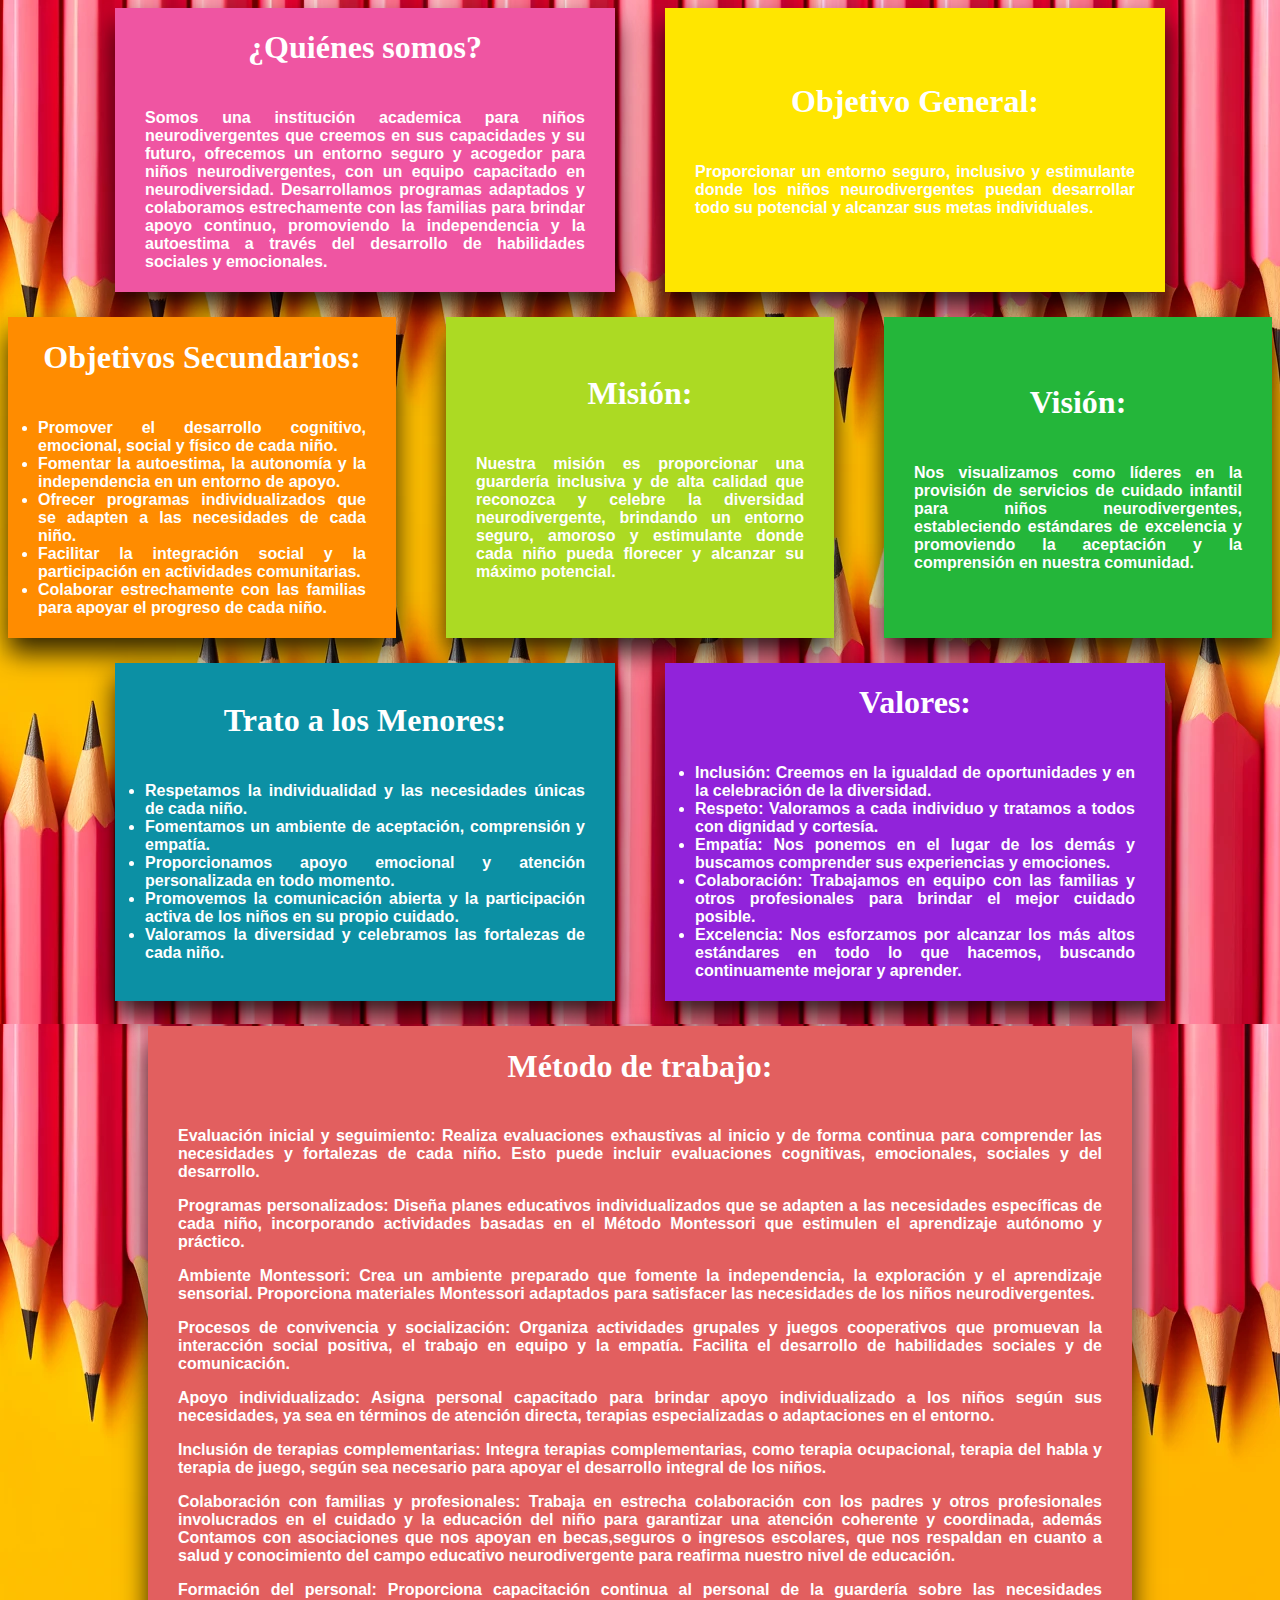
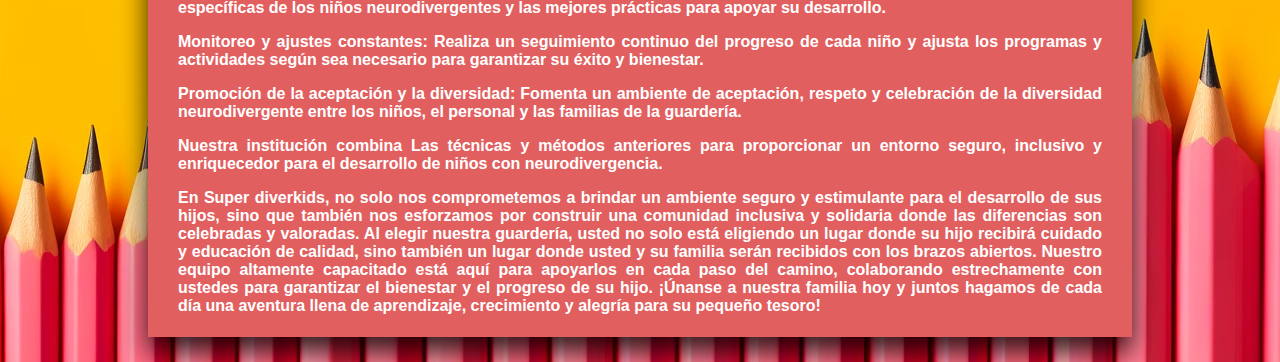
<file: Conocenos.html>
<!DOCTYPE html>
<html lang="en">
<head>
    <title>Conocenos - Super Diverkids</title>

    <link rel="stylesheet" type="text/css" href="conocenos.css">
    <link rel="shortcut icon" href="imagenes/sonrisa vertical.ico" type="image/x-icon">
</head>
<body background="imagenes/fondo1.webp">
<div class="cuadros1">
    <div class="cuadro1">
        <div class="titulo1"><h1>¿Quiénes somos?</h1></div>
        <div class="texto1"><h4>Somos una institución academica para niños neurodivergentes que creemos en sus capacidades y su futuro, ofrecemos un entorno seguro y acogedor para niños neurodivergentes, con un equipo capacitado en neurodiversidad. Desarrollamos programas adaptados y colaboramos estrechamente con las familias para brindar apoyo continuo, promoviendo la independencia y la autoestima a través del desarrollo de habilidades sociales y emocionales.</h4></div>
    </div>
    <div class="cuadro2">
        <div class="titulo2"><h1>Objetivo General:</h1></div>
        <div class="texto2"><h4>Proporcionar un entorno seguro, inclusivo y estimulante donde los niños neurodivergentes puedan desarrollar todo su potencial y alcanzar sus metas individuales.</h4></div>
    </div>
</div>

<div class="cuadros2">
    <div class="cuadro3">
        <div class="titulo3"><h1>
            Objetivos Secundarios:
        </h1></div>
        <div class="texto3"><h4>
            <li>Promover el desarrollo cognitivo, emocional, social y físico de cada niño.</li>
            <li>Fomentar la autoestima, la autonomía y la independencia en un entorno de apoyo.</li>
            <li>Ofrecer programas individualizados que se adapten a las necesidades de cada niño.</li>
            <li>Facilitar la integración social y la participación en actividades comunitarias.</li>
            <li>Colaborar estrechamente con las familias para apoyar el progreso de cada niño.</li>
        </h4></div>
    </div>
    <div class="cuadro4">
        <div class="titulo4"><h1>Misión:</h1></div>
        <div class="texto4"><h4>Nuestra misión es proporcionar una guardería inclusiva y de alta calidad que reconozca y celebre la diversidad neurodivergente, brindando un entorno seguro, amoroso y estimulante donde cada niño pueda florecer y alcanzar su máximo potencial.</h4></div>
    </div>
    <div class="cuadro5">
        <div class="titulo5"><h1>Visión:</h1></div>
        <div class="texto5"><h4>Nos visualizamos como líderes en la provisión de servicios de cuidado infantil para niños neurodivergentes, estableciendo estándares de excelencia y promoviendo la aceptación y la comprensión en nuestra comunidad.</h4></div>
    </div>
</div>
<div class="cuadros3">
    <div class="cuadro6">
        <div class="titulo6"><h1>Trato a los Menores:</h1></div>
        <div class="texto6"><h4>
            <li>Respetamos la individualidad y las necesidades únicas de cada niño.</li>
            <li>Fomentamos un ambiente de aceptación, comprensión y empatía.</li>
            <li>Proporcionamos apoyo emocional y atención personalizada en todo momento.</li>
            <li>Promovemos la comunicación abierta y la participación activa de los niños en su propio cuidado.</li>
            <li>Valoramos la diversidad y celebramos las fortalezas de cada niño.</li>
        </h4></div>
    </div>
    <div class="cuadro7">
        <div class="titulo7"><h1>Valores:</h1></div>
        <div class="texto7"><h4>
            <li>Inclusión: Creemos en la igualdad de oportunidades y en la celebración de la diversidad.</li>
            <li>Respeto: Valoramos a cada individuo y tratamos a todos con dignidad y cortesía.</li>
            <li>Empatía: Nos ponemos en el lugar de los demás y buscamos comprender sus experiencias y emociones.</li>
            <li>Colaboración: Trabajamos en equipo con las familias y otros profesionales para brindar el mejor cuidado posible.</li>
            <li>Excelencia: Nos esforzamos por alcanzar los más altos estándares en todo lo que hacemos, buscando continuamente mejorar y aprender.</li>
        </h4></div>
    </div>
</div>
<div class="cuadros4">
    <div class="cuadro8">
        <div class="titulo8"><h1>Método de trabajo:</h1></div>
        <div class="texto8"><h4><p>Evaluación inicial y seguimiento: Realiza evaluaciones exhaustivas al inicio y de forma continua para comprender las necesidades y fortalezas de cada niño. Esto puede incluir evaluaciones cognitivas, emocionales, sociales y del desarrollo.</p>
            <p>Programas personalizados: Diseña planes educativos individualizados que se adapten a las necesidades específicas de cada niño, incorporando actividades basadas en el Método Montessori que estimulen el aprendizaje autónomo y práctico.</p>
            <p>Ambiente Montessori: Crea un ambiente preparado que fomente la independencia, la exploración y el aprendizaje sensorial. Proporciona materiales Montessori adaptados para satisfacer las necesidades de los niños neurodivergentes.</p>
            <p>Procesos de convivencia y socialización: Organiza actividades grupales y juegos cooperativos que promuevan la interacción social positiva, el trabajo en equipo y la empatía. Facilita el desarrollo de habilidades sociales y de comunicación.</p>
            <p>Apoyo individualizado: Asigna personal capacitado para brindar apoyo individualizado a los niños según sus necesidades, ya sea en términos de atención directa, terapias especializadas o adaptaciones en el entorno.</p>
            <p>Inclusión de terapias complementarias: Integra terapias complementarias, como terapia ocupacional, terapia del habla y terapia de juego, según sea necesario para apoyar el desarrollo integral de los niños.</p>
            <p>Colaboración con familias y profesionales: Trabaja en estrecha colaboración con los padres y otros profesionales involucrados en el cuidado y la educación del niño para garantizar una atención coherente y coordinada, además Contamos con asociaciones que nos apoyan en becas,seguros o ingresos escolares, que nos respaldan en cuanto a salud y conocimiento del campo educativo neurodivergente para reafirma nuestro nivel de educación.</p>
            <p>Formación del personal: Proporciona capacitación continua al personal de la guardería sobre las necesidades específicas de los niños neurodivergentes y las mejores prácticas para apoyar su desarrollo.</p>
            <p>Monitoreo y ajustes constantes: Realiza un seguimiento continuo del progreso de cada niño y ajusta los programas y actividades según sea necesario para garantizar su éxito y bienestar.</p>
            <p>Promoción de la aceptación y la diversidad: Fomenta un ambiente de aceptación, respeto y celebración de la diversidad neurodivergente entre los niños, el personal y las familias de la guardería.</p>
            <p>Nuestra institución combina Las técnicas y métodos anteriores para proporcionar un entorno seguro, inclusivo y enriquecedor para el desarrollo de niños con neurodivergencia.</p>
            <p>En Super diverkids, no solo nos comprometemos a brindar un ambiente seguro y estimulante para el desarrollo de sus hijos, sino que también nos esforzamos por construir una comunidad inclusiva y solidaria donde las diferencias son celebradas y valoradas. Al elegir nuestra guardería, usted no solo está eligiendo un lugar donde su hijo recibirá cuidado y educación de calidad, sino también un lugar donde usted y su familia serán recibidos con los brazos abiertos. Nuestro equipo altamente capacitado está aquí para apoyarlos en cada paso del camino, colaborando estrechamente con ustedes para garantizar el bienestar y el progreso de su hijo. ¡Únanse a nuestra familia hoy y juntos hagamos de cada día una aventura llena de aprendizaje, crecimiento y alegría para su pequeño tesoro!</p>
            </h4></div>
    </div>
</div>
</body>
</html>
</file>
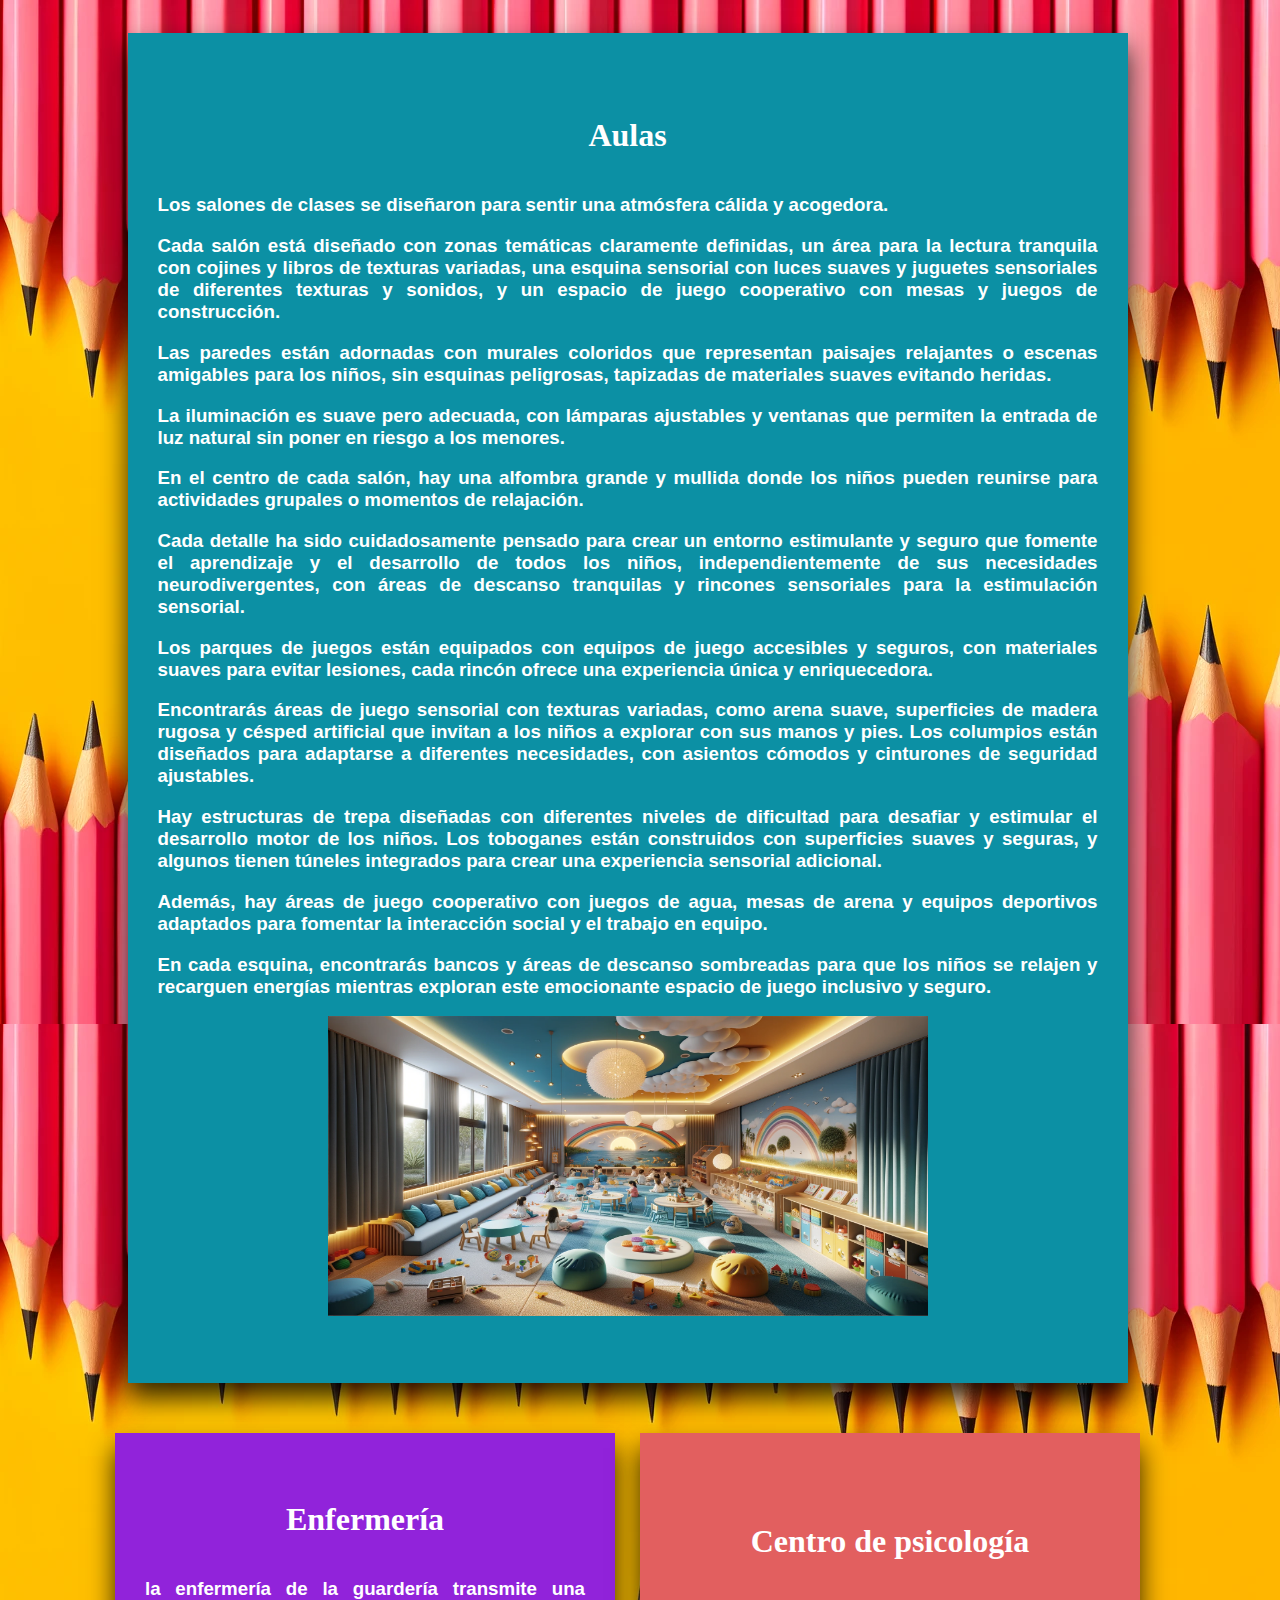
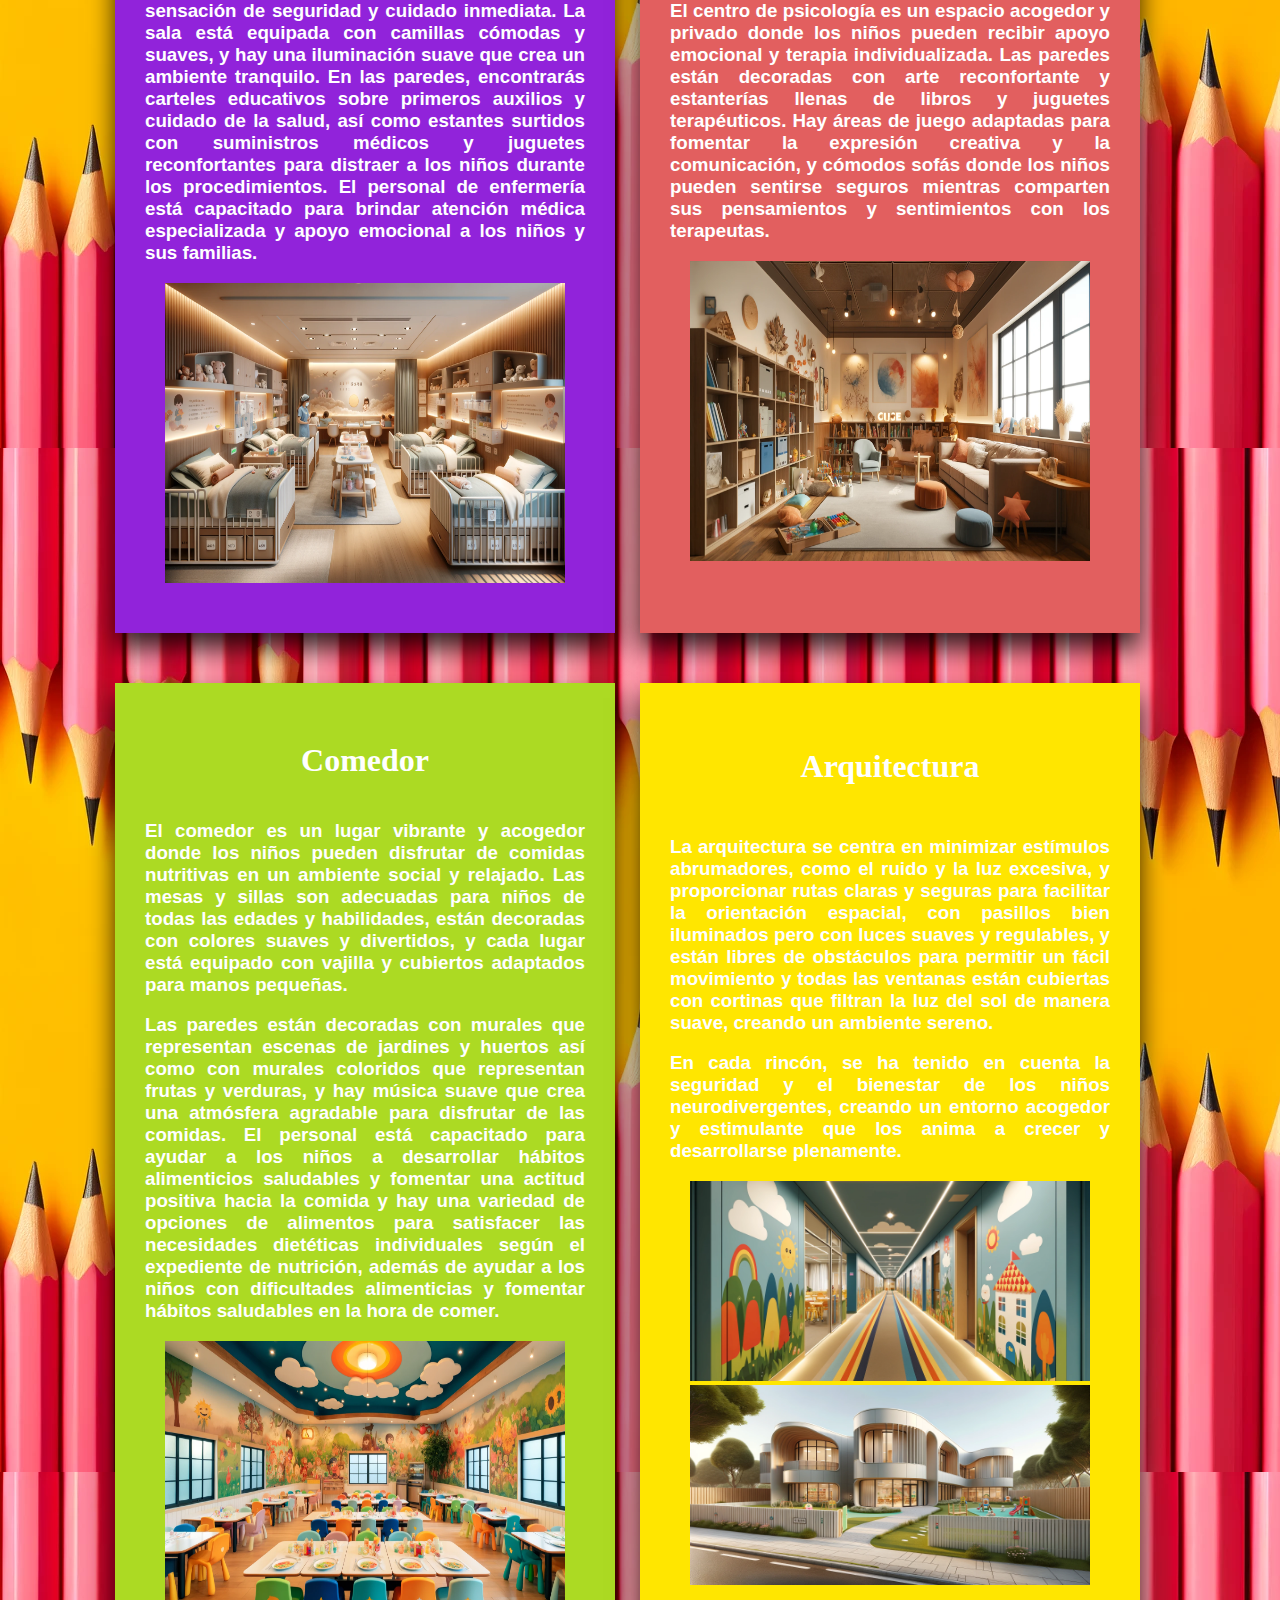
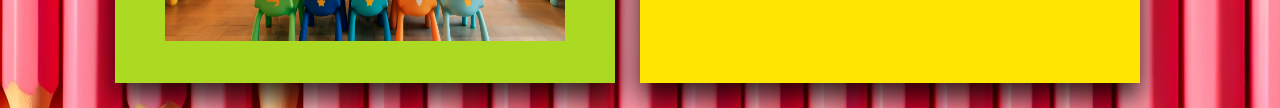
<file: instalaciones.html>
<!DOCTYPE html>
<html lang="en">
<head>
    <title>Instalaciones - Super Diverkids</title>
    <link rel="stylesheet" type="text/css" href="Instalaciones.css">
    <link rel="shortcut icon" href="imagenes/sonrisa vertical.ico" type="image/x-icon">
</head>
<body background="imagenes/fondo1.webp">
    
<div class="contenedor1">
    <div class="imagen1">
        <div class="titulo1"><h1>Aulas</h1></div>
        <div class="texto1"><h3>Los salones de clases se diseñaron para sentir una atmósfera cálida y acogedora. 
            <p>Cada salón está diseñado con zonas temáticas claramente definidas, un área para la lectura tranquila con cojines y libros de texturas variadas, una esquina sensorial con luces suaves y juguetes sensoriales de diferentes texturas y sonidos, y un espacio de juego cooperativo con mesas y juegos de construcción.</p>
            <p>Las paredes están adornadas con murales coloridos que representan paisajes relajantes o escenas amigables para los niños, sin esquinas peligrosas, tapizadas de materiales suaves evitando heridas.</p>
            <p>La iluminación es suave pero adecuada, con lámparas ajustables y ventanas que permiten la entrada de luz natural sin poner en riesgo a los menores.</p>
            <p>En el centro de cada salón, hay una alfombra grande y mullida donde los niños pueden reunirse para actividades grupales o momentos de relajación.</p>
            <p>Cada detalle ha sido cuidadosamente pensado para crear un entorno estimulante y seguro que fomente el aprendizaje y el desarrollo de todos los niños, independientemente de sus necesidades neurodivergentes, con áreas de descanso tranquilas y rincones sensoriales para la estimulación sensorial.</p>
            <p>Los parques de juegos están equipados con equipos de juego accesibles y seguros, con materiales suaves para evitar lesiones, cada rincón ofrece una experiencia única y enriquecedora.</p>
            <p>Encontrarás áreas de juego sensorial con texturas variadas, como arena suave, superficies de madera rugosa y césped artificial que invitan a los niños a explorar con sus manos y pies. Los columpios están diseñados para adaptarse a diferentes necesidades, con asientos cómodos y cinturones de seguridad ajustables.</p>
            <p>Hay estructuras de trepa diseñadas con diferentes niveles de dificultad para desafiar y estimular el desarrollo motor de los niños. Los toboganes están construidos con superficies suaves y seguras, y algunos tienen túneles integrados para crear una experiencia sensorial adicional.</p>
            <p>Además, hay áreas de juego cooperativo con juegos de agua, mesas de arena y equipos deportivos adaptados para fomentar la interacción social y el trabajo en equipo.</p>
            <p>En cada esquina, encontrarás bancos y áreas de descanso sombreadas para que los niños se relajen y recarguen energías mientras exploran este emocionante espacio de juego inclusivo y seguro.</p>
        </h3></div>
        <center><img src="imagenes/salon.jpg" width="600" height="300"></center>
    </div>
</div>
<div class="contenedor2">
    <div class="imagen2">
        <div class="titulo2"><h1>Enfermería</h1></div>
        <div class="texto2"><h3>la enfermería de la guardería transmite una sensación de seguridad y cuidado inmediata. La sala está equipada con camillas cómodas y suaves, y hay una iluminación suave que crea un ambiente tranquilo. En las paredes, encontrarás carteles educativos sobre primeros auxilios y cuidado de la salud, así como estantes surtidos con suministros médicos y juguetes reconfortantes para distraer a los niños durante los procedimientos. El personal de enfermería está capacitado para brindar atención médica especializada y apoyo emocional a los niños y sus familias.</h3></div>
        <center><img src="imagenes/enfermeria.jpg" width="400" height="300"></center>
    </div>
    <div class="imagen3">
        <div class="titulo3"><h1>Centro de psicología</h1></div>
        <div class="texto3"><h3>El centro de psicología es un espacio acogedor y privado donde los niños pueden recibir apoyo emocional y terapia individualizada. Las paredes están decoradas con arte reconfortante y estanterías llenas de libros y juguetes terapéuticos. Hay áreas de juego adaptadas para fomentar la expresión creativa y la comunicación, y cómodos sofás donde los niños pueden sentirse seguros mientras comparten sus pensamientos y sentimientos con los terapeutas.</h3></div>
        <center><img src="imagenes/psicologia.jpg" width="400" height="300"></center>
    </div>
</div>
<div class="contenedor3">
    <div class="imagen4">
        <div class="titulo4"><h1>Comedor</h1></div>
        <div class="texto4"><h3>
            <p>El comedor es un lugar vibrante y acogedor donde los niños pueden disfrutar de comidas nutritivas en un ambiente social y relajado. Las mesas y sillas son adecuadas para niños de todas las edades y habilidades, están decoradas con colores suaves y divertidos, y cada lugar está equipado con vajilla y cubiertos adaptados para manos pequeñas.</p>
            <p>Las paredes están decoradas con murales que representan escenas de jardines y huertos así como con murales coloridos que representan frutas y verduras, y hay música suave que crea una atmósfera agradable para disfrutar de las comidas. El personal está capacitado para ayudar a los niños a desarrollar hábitos alimenticios saludables y fomentar una actitud positiva hacia la comida y  hay una variedad de opciones de alimentos para satisfacer las necesidades dietéticas individuales según el expediente de nutrición, además de  ayudar a los niños con dificultades alimenticias y fomentar hábitos saludables en la hora de comer.</p>
        </h3></div>
        <center><img src="imagenes/comedor.jpg" width="400" height="300"></center>
    </div>
    <div class="imagen5">
        <div class="titulo5"><h1>Arquitectura</h1></div>
        <div class="texto5"><h3>
            <p>La arquitectura se centra en minimizar estímulos abrumadores, como el ruido y la luz excesiva, y proporcionar rutas claras y seguras para facilitar la orientación espacial, con pasillos  bien iluminados pero con luces suaves y regulables, y están libres de obstáculos para permitir un fácil movimiento y todas las ventanas están cubiertas con cortinas que filtran la luz del sol de manera suave, creando un ambiente sereno.</p>
            <p>En cada rincón, se ha tenido en cuenta la seguridad y el bienestar de los niños neurodivergentes, creando un entorno acogedor y estimulante que los anima a crecer y desarrollarse plenamente.</p>
        </h3></div>
        <center><img src="imagenes/pasillos.jpg" width="400" height="200"></center>
        <center><img src="imagenes/exterior.jpg" width="400" height="200"></center>
    </div>
</div>
</body>
</html>
</file>
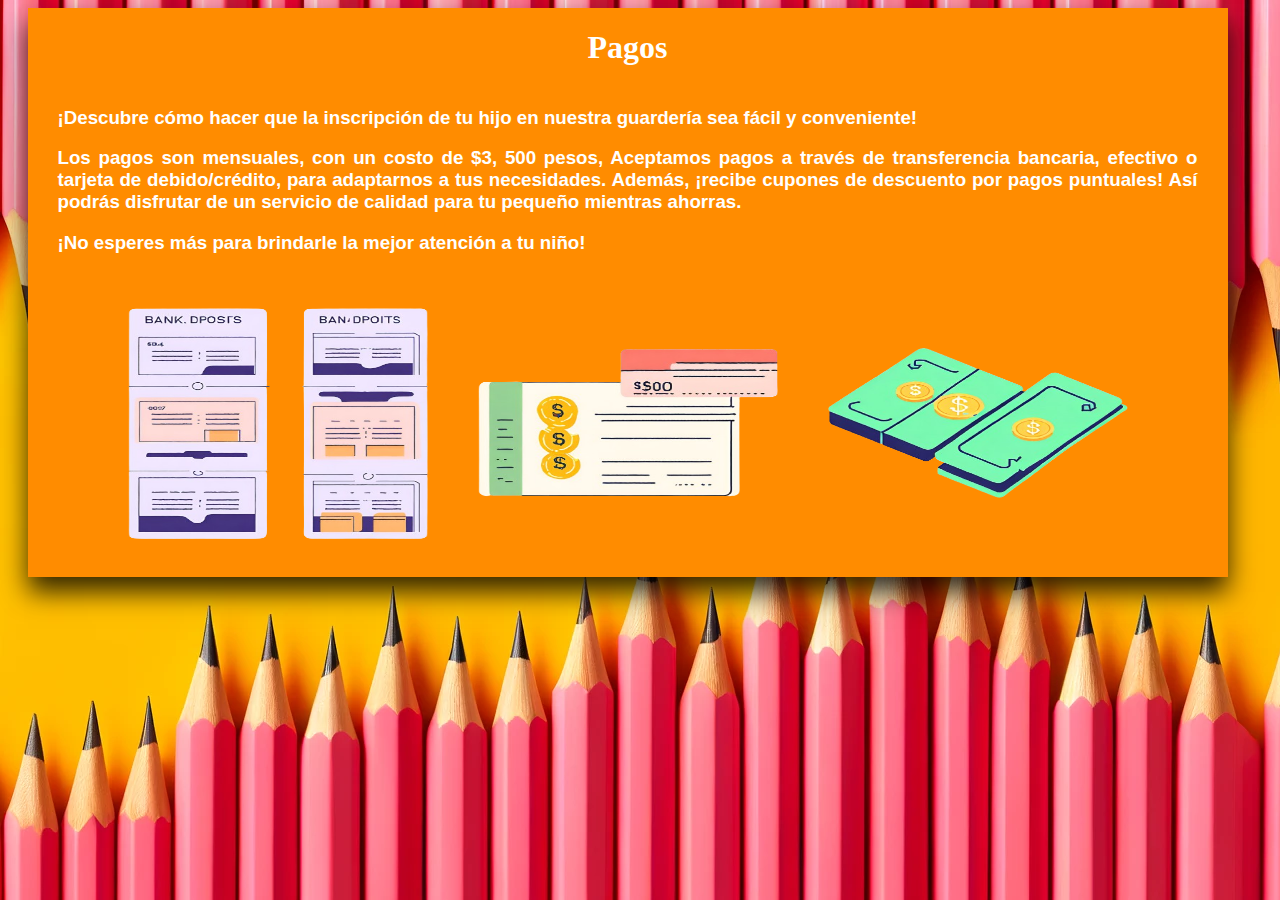
<file: Pagos.html>
<!DOCTYPE html>
<html lang="en">
<head>
    <title>Pagos - Super DiverKids</title>
    <link rel="stylesheet" type="text/css" href="Pagos.css">
    <link rel="shortcut icon" href="imagenes/sonrisa vertical.ico" type="image/x-icon">
</head>
<body background="imagenes/fondo1.webp">
    <div class="contenedor1">
        <div class="imagen1">
            <div class="titulo1"><h1>Pagos</h1></div>
            <div class="texto1"><h3>
                <p>¡Descubre cómo hacer que la inscripción de tu hijo en nuestra guardería sea fácil y conveniente!</p>
                <p>Los pagos son mensuales, con un costo de $3, 500 pesos, Aceptamos pagos a través de transferencia bancaria, efectivo o tarjeta de debido/crédito, para adaptarnos a tus necesidades. Además, ¡recibe cupones de descuento por pagos puntuales! Así podrás disfrutar de un servicio de calidad para tu pequeño mientras ahorras.</p>
                <p>¡No esperes más para brindarle la mejor atención a tu niño!</p>
            </h3></div>
            <div class="imagenes">
                <div class="transferencia"><img src="imagenes/deposito1.png" width="300" height="300"></div>
                <div class="tarjeta"><img src="imagenes/tarjeta1.png" width="300" height="300"></div>
                <div class="efectivo"><img src="imagenes/efectivo1.png" width="300" height="300"></div>
            </div>
        </div>
    </div>
</body>
</html>
</file>
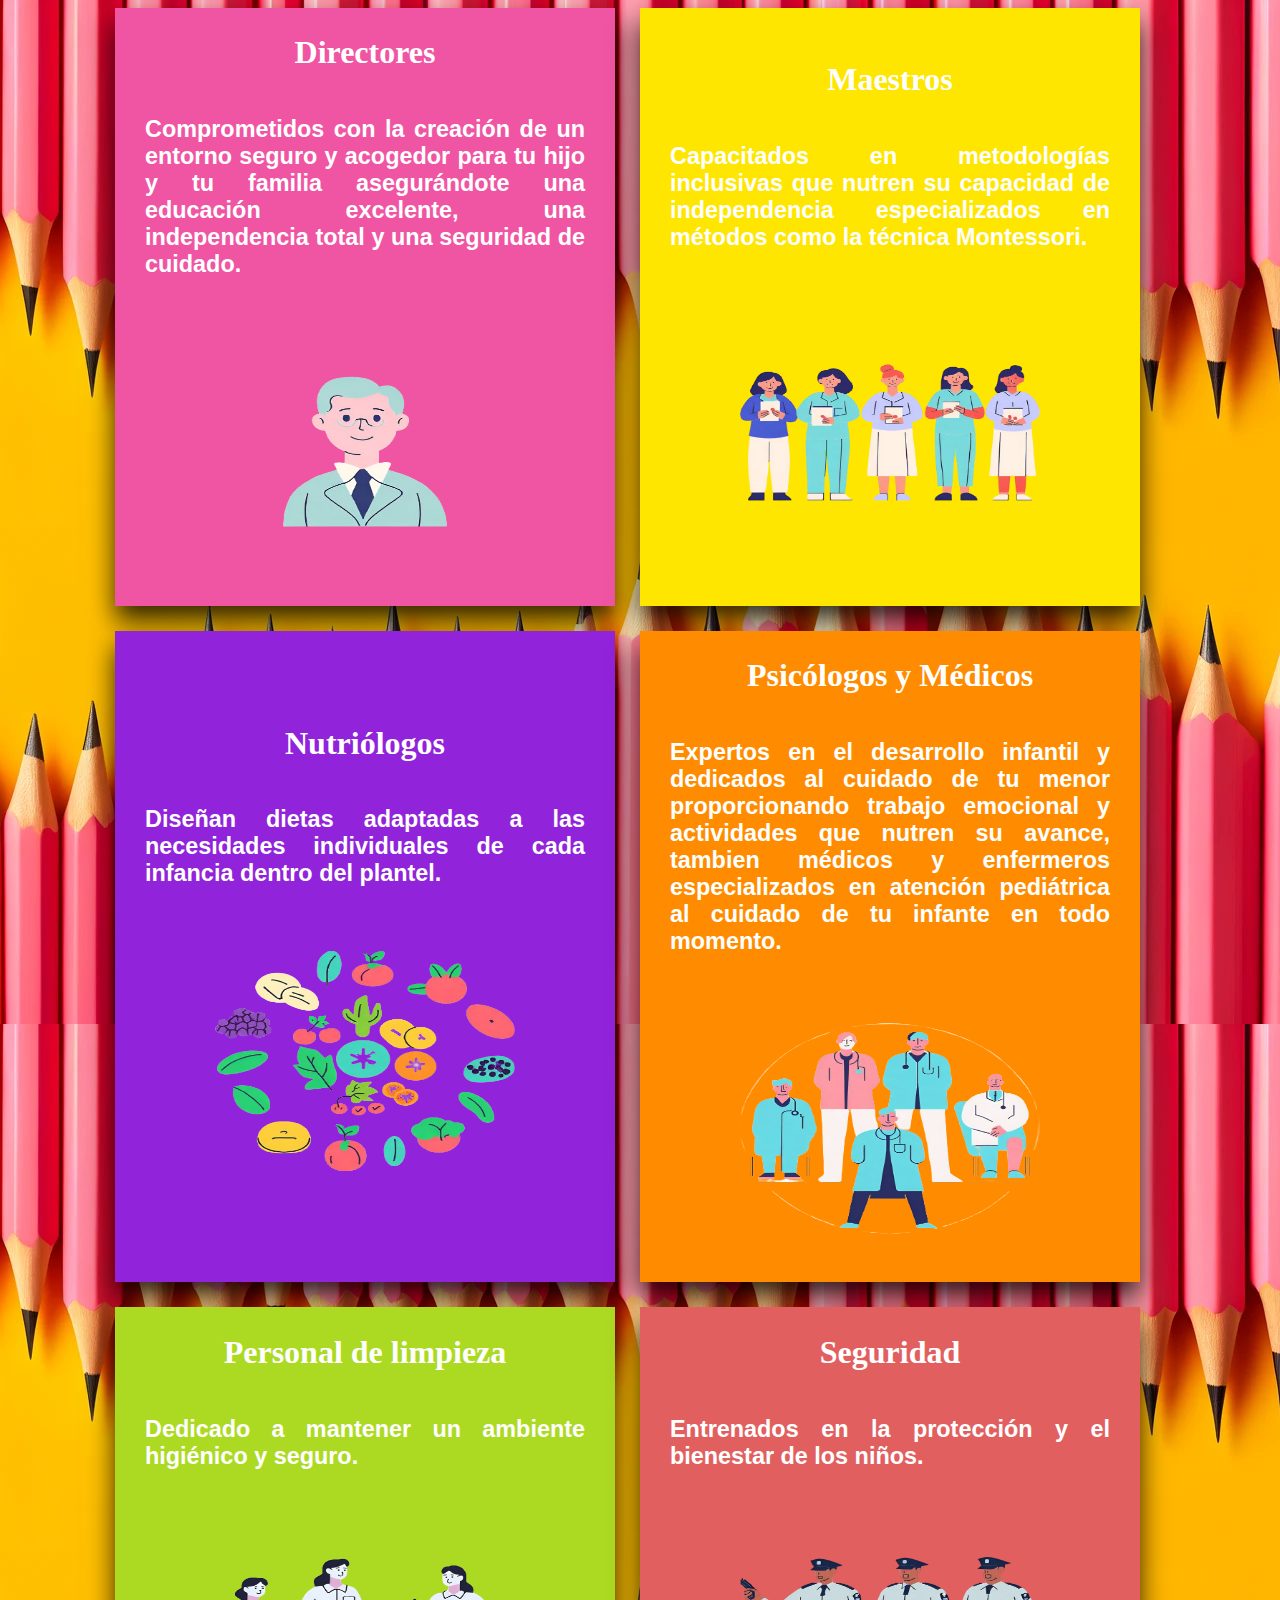
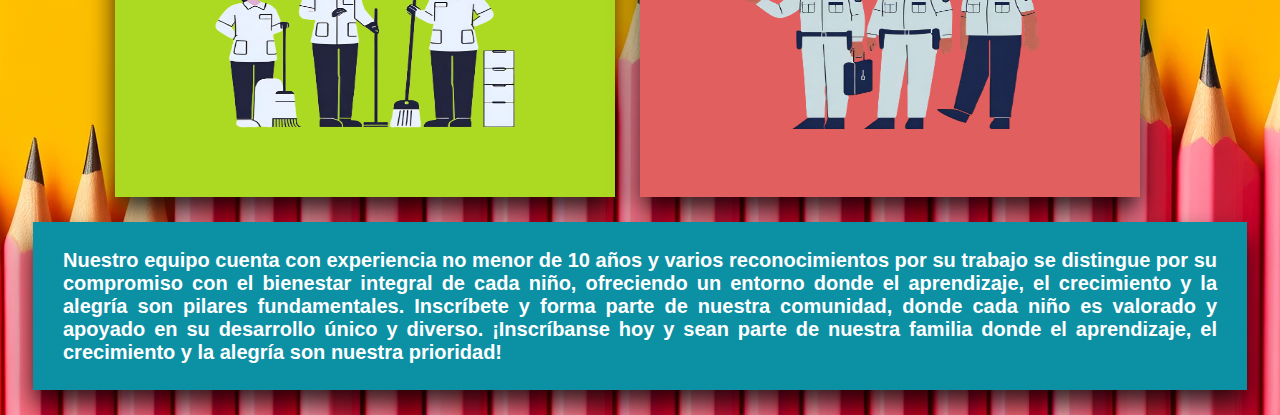
<file: Personal.html>
<!DOCTYPE html>
<html lang="en">
<head>
    <title>Persona - Super Diverkids</title>
    <link rel="stylesheet" type="text/css" href="Personal.css">
    <link rel="shortcut icon" href="imagenes/sonrisa vertical.ico" type="image/x-icon">

</head>
<body background="imagenes/fondo1.webp">
<div class="imagenes1">
    <div class="imagen1">
        <div class="titulo1"><h1>Directores</h1></div>
        <div class="texto1"><h3>Comprometidos con la creación de un entorno seguro y acogedor para tu hijo y tu familia asegurándote una educación excelente, una independencia total y una seguridad de cuidado.</h3></div>
        <center><img src="imagenes/director1.png" width="300" height="300"></center>
    </div>
    <div class="imagen2">
        <div class="titulo2"><h1>Maestros</h1></div>
        <div class="texto2"><h3>Capacitados en metodologías inclusivas que nutren su capacidad de independencia especializados en métodos como la técnica Montessori.</h3></div>
        <center><img src="imagenes/maestros1.png" width="300" height="300"></center>
    </div>
</div>
<div class="imagenes2">
    <div class="imagen3">
        <div class="titulo3"><h1>Nutriólogos</h1></div>
        <div class="texto3"><h3>Diseñan dietas adaptadas a las necesidades individuales de cada infancia dentro del plantel.</h3></div>
        <center><img src="imagenes/nutriologo1.png" width="300" height="300"></center>
    </div>
    <div class="imagen4">
        <div class="titulo4"><h1>Psicólogos y Médicos</h1></div>
        <div class="texto4"><h3>Expertos en el desarrollo infantil y dedicados al cuidado de tu menor proporcionando trabajo emocional y actividades que nutren su avance, tambien médicos y enfermeros especializados en atención pediátrica al cuidado de tu infante en todo momento.</h3></div>
        <center><img src="imagenes/doctores1.png" width="300" height="300"></center>
    </div>
</div>
<div class="imagenes3">
    <div class="imagen5">
        <div class="titulo5"><h1>Personal de limpieza</h1></div>
        <div class="texto5"><h3>Dedicado a mantener un ambiente higiénico y seguro.</h3></div>
        <center><img src="imagenes/limpieza1.png" width="300" height="300"></center>
    </div>
    <div class="imagen6">
        <div class="titulo6"><h1>Seguridad</h1></div>
        <div class="texto6"><h3>Entrenados en la protección y el bienestar de los niños.</h3></div>
        <center><img src="imagenes/seguridad1.png" width="300" height="300"></center>
    </div>
</div>
<div class="imagenes4">
    <div class="imagen7">
        <div class="texto7"><h4>Nuestro equipo cuenta con experiencia no menor de 10 años y varios reconocimientos por su trabajo se distingue por su compromiso con el bienestar integral de cada niño, ofreciendo un entorno donde el aprendizaje, el crecimiento y la alegría son pilares fundamentales. Inscríbete  y forma parte de nuestra comunidad, donde cada niño es valorado y apoyado en su desarrollo único y diverso. ¡Inscríbanse hoy y sean parte de nuestra familia donde el aprendizaje, el crecimiento y la alegría son nuestra prioridad!</h4></div>
    </div>
</div>
</body>
</html>
</file>
<file: conocenos.css>
.cuadros1{

    display: flex;
    justify-content: center;
    margin-bottom: 25px;
}

.cuadros2{

    display: flex;
    justify-content: center;
    margin-top: 25px;
    margin-bottom: 25px;
}

.cuadros3{

    display: flex;
    justify-content: center;
    margin-top: 25px;
    margin-bottom: 25px;
}

.cuadros4{

    display: flex;
    justify-content: center;
    margin-top: 25px;
    margin-bottom: 25px;
}

.cuadro1 {
    justify-content: center;
    background-color: rgb(239, 85, 162);
    display: flex;
    flex-direction: column;
    margin-right: 25px;
    width: 500px;
    box-shadow: 0px 15px 25px rgba(0, 0, 0, 0.8);

}

.cuadro2 {
    justify-content: center;
    background-color: rgb(255, 230, 0);
    display: flex;
    flex-direction: column;
    margin-left: 25px;
    width: 500px;
    box-shadow: 0px 15px 25px rgba(0, 0, 0, 0.8);

}

.cuadro3 {
    justify-content: center;
    background-color: rgb(255, 140, 0);
    display: flex;
    flex-direction: column;
    margin-right: 25px;
    width: 500px;
    box-shadow: 0px 15px 25px rgba(0, 0, 0, 0.8);

}

.cuadro4 {
    justify-content: center;
    background-color: rgb(172, 218, 35);
    display: flex;
    flex-direction: column;
    margin-left: 25px;
    margin-right: 25px;
    width: 500px;
    box-shadow: 0px 15px 25px rgba(0, 0, 0, 0.8);

}

.cuadro5 {
    justify-content: center;
    background-color: rgb(36, 182, 58);
    display: flex;
    flex-direction: column;
    margin-left: 25px;
    width: 500px;
    box-shadow: 0px 15px 25px rgba(0, 0, 0, 0.8);

}

.cuadro6 {
    justify-content: center;
    background-color: rgb(12, 144, 164);
    display: flex;
    flex-direction: column;
    margin-right: 25px;
    width: 500px;
    box-shadow: 0px 15px 25px rgba(0, 0, 0, 0.8);

}

.cuadro7 {
    justify-content: center;
    background-color: rgb(145, 35, 218);
    display: flex;
    flex-direction: column;
    margin-left: 25px;
    width: 500px;
    box-shadow: 0px 15px 25px rgba(0, 0, 0, 0.8);

}

.cuadro8 {
    justify-content: center;
    background-color: rgb(226, 95, 95);
    display: flex;
    flex-direction: column;
    margin-right: 140px;
    margin-left: 140px;
    box-shadow: 0px 15px 25px rgba(0, 0, 0, 0.8);

}

.titulo3, .titulo2, .titulo1, .titulo4, .titulo5, .titulo6, .titulo7, .titulo8 {
    text-align: center;
    color: white;
    font-family: "Comic Sans MS", cursive;
}

.texto3, .texto2, .texto1, .texto4, .texto5, .texto6, .texto7, .texto8 {
    
    margin-left: 30px;
    margin-right: 30px;
    text-align: justify;
    color: white;
    font-family: "Optical", sans-serif;

}
</file>
<file: Instalaciones.css>
.titulo3, .titulo2, .titulo1, .titulo4, .titulo6, .titulo7, .titulo8 {
    text-align: center;
    color: white;
    margin-top: 0;
    font-family: "Comic Sans MS", cursive;
}

.titulo5 {
    text-align: center;
    color: white;
    margin-top: -50px;
    font-family: "Comic Sans MS", cursive;
}

.texto3, .texto2, .texto1, .texto4, .texto6, .texto7, .texto8 {
    
    margin-left: 30px;
    margin-right: 30px;
    text-align: justify;
    color: white;
    font-family: "Optical", sans-serif;

}

.texto5 {

    margin-left: 30px;
    margin-right: 30px;
    margin-top: 10px;
    text-align: justify;
    color: white;
    font-family: "Optical", sans-serif;
}

.contenedor1{

    display: flex;
    justify-content: center;
    margin-bottom: 25px;
}

.contenedor2{

    display: flex;
    justify-content: center;
    margin-bottom: 25px;
}

.contenedor3{

    display: flex;
    justify-content: center;
    margin-bottom: 25px;
}

.imagen1 {
    justify-content: center;
    background-color: rgb(12, 144, 164);
    display: flex;
    flex-direction: column;
    margin-top: 25px;
    margin-right: 25px;
    width: 1000px;
    height: 1350px;
    box-shadow: 0px 15px 25px rgba(0, 0, 0, 0.8);
}

.imagen2 {
    justify-content: center;
    background-color: rgb(145, 35, 218);
    display: flex;
    flex-direction: column;
    margin-top: 25px;
    margin-right: 25px;
    width: 500px;
    height: 800px;
    box-shadow: 0px 15px 25px rgba(0, 0, 0, 0.8);
}


.imagen3 {
    justify-content: center;
    background-color: rgb(226, 95, 95);
    display: flex;
    flex-direction: column;
    margin-top: 25px;
    margin-right: 25px;
    width: 500px;
    height: 800px;
    box-shadow: 0px 15px 25px rgba(0, 0, 0, 0.8);
}

.imagen4 {
    justify-content: center;
    background-color: rgb(172, 218, 35);
    display: flex;
    flex-direction: column;
    margin-top: 25px;
    margin-right: 25px;
    width: 500px;
    height: 1000px;
    box-shadow: 0px 15px 25px rgba(0, 0, 0, 0.8);
}

.imagen5{
    justify-content: center;
    background-color: rgb(255, 230, 0);
    display: flex;
    flex-direction: column;
    margin-top: 25px;
    margin-right: 25px;
    width: 500px;
    height: 1000px;
    box-shadow: 0px 15px 25px rgba(0, 0, 0, 0.8);
}
</file>
<file: Pagos.css>
.contenedor1{

    display: flex;
    justify-content: center;
    margin-bottom: 25px;
}


.titulo1{
    text-align: center;
    color: white;
    margin-top: 0;
    font-family: "Comic Sans MS", cursive;
}

.texto1 {
    
    margin-left: 30px;
    margin-right: 30px;
    text-align: justify;
    color: white;
    font-family: "Optical", sans-serif;
}

.imagen1 {
    justify-content: center;
    background-color: rgb(255, 140, 0);
    display: flex;
    flex-direction: column;
    margin-right: 25px;
    width: 1200px;
    box-shadow: 0px 15px 25px rgba(0, 0, 0, 0.8);

}

.imagenes {
    display: flex;
    justify-content: center;
}

.transferencia{

    margin-right: 25px;
}

.tarjeta {
    margin-left: 25px;
    margin-right: 25px;
}

.efectivo {
    margin-left: 25px;
}
</file>
<file: Personal.css>
.imagenes1{

    display: flex;
    justify-content: center;
    margin-bottom: 25px;
}

.imagenes2{

    display: flex;
    justify-content: center;
    margin-bottom: 25px;
}

.imagenes3{

    display: flex;
    justify-content: center;
    margin-bottom: 25px;
}

.imagenes4{

    display: flex;
    justify-content: center;
    margin-bottom: 25px;
}

.imagen1 {
    justify-content: center;
    background-color: rgb(239, 85, 162);
    display: flex;
    flex-direction: column;
    margin-right: 25px;
    width: 500px;
    box-shadow: 0px 15px 25px rgba(0, 0, 0, 0.8);

}

.imagen2 {
    justify-content: center;
    background-color: rgb(255, 230, 0);
    display: flex;
    flex-direction: column;
    margin-right: 25px;
    width: 500px;
    box-shadow: 0px 15px 25px rgba(0, 0, 0, 0.8);

}

.imagen3 {
    justify-content: center;
    background-color: rgb(145, 35, 218);
    display: flex;
    flex-direction: column;
    margin-right: 25px;
    width: 500px;
    box-shadow: 0px 15px 25px rgba(0, 0, 0, 0.8);

}

.imagen4 {
    justify-content: center;
    background-color: rgb(255, 140, 0);
    display: flex;
    flex-direction: column;
    margin-right: 25px;
    width: 500px;
    box-shadow: 0px 15px 25px rgba(0, 0, 0, 0.8);

}

.imagen5 {
    justify-content: center;
    background-color: rgb(172, 218, 35);
    display: flex;
    flex-direction: column;
    margin-right: 25px;
    width: 500px;
    box-shadow: 0px 15px 25px rgba(0, 0, 0, 0.8);

}

.imagen6 {
    justify-content: center;
    background-color: rgb(226, 95, 95);
    display: flex;
    flex-direction: column;
    margin-right: 25px;
    width: 500px;
    box-shadow: 0px 15px 25px rgba(0, 0, 0, 0.8);

}

.imagen7 {
    justify-content: center;
    background-color: rgb(12, 144, 164);
    display: flex;
    flex-direction: column;
    margin-right: 25px;
    margin-left: 25px;
    width: 1300px;
    box-shadow: 0px 15px 25px rgba(0, 0, 0, 0.8);

}

.titulo3, .titulo2, .titulo1, .titulo4, .titulo5, .titulo6, .titulo7, .titulo8 {
    text-align: center;
    color: white;
    margin-top: 5px;
    font-family: "Comic Sans MS", cursive;
}

.texto3, .texto2, .texto1, .texto4, .texto5, .texto6, .texto7, .texto8 {
    
    margin-left: 30px;
    margin-right: 30px;
    text-align: justify;
    color: white;
    font-size: 20px;
    font-family: "Optical", sans-serif;

}
</file>
